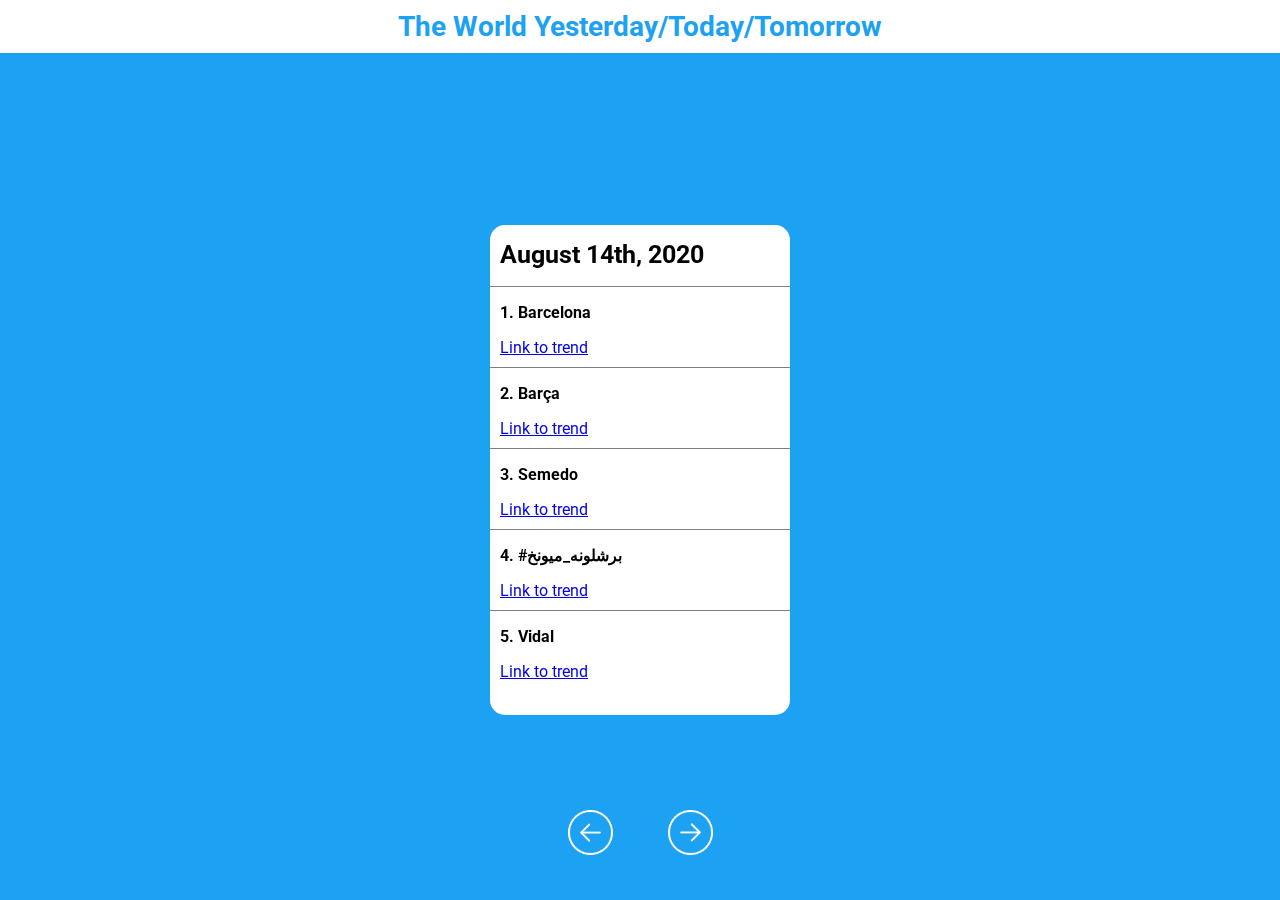
<file: collection-of-collections/index.html>
<!DOCTYPE html>
<html lang="en">
  <head>
    <meta charset="UTF-8" />
    <meta name="viewport" content="width=device-width, initial-scale=1.0" />
    <title>The World Yesterday/Today/Tomorrow</title>
    <link
      href="https://fonts.googleapis.com/css2?family=Roboto:wght@400;500;700&display=swap"
      rel="stylesheet"
    />

    <link rel="stylesheet" href="main.css" />
  </head>
  <body>
    <div id="header">
      <h1 id="title">The World Yesterday/Today/Tomorrow</h1>
    </div>
    <div id="main">
      <div class="trendsDiv" id="trends-offLeft">
        <h1 id="date">August 13th, 2020</h1>
        <p class="noData">
          Unfortunately theres no data for this day in the past.
        </p>
      </div>
      <div class="trendsDiv" id="trends-active">
        <h1 id="date">August 14th, 2020</h1>
        <!-- <div class="trend">
          <p>1. Barcelona</p>
          <a href="http://twitter.com/search?q=Barcelona">Link to trend</a>
        </div> -->
      </div>
      <div class="trendsDiv" id="trends-offRight">
        <h1 id="date">August 15th, 2020</h1>
        <p class="noData">No data for this day yet, check tomorrow!</p>
      </div>

      <!-- TODO: Add cool slider effect to scroll between days -->
      <!-- TODO: Figure out a way to load trends from a .JSON file -->
      <!-- TODO: Setup a automated server to add new trends everyday -->
      <!-- <div id="slider">
        <img src="ruler.png" />
      </div> -->
      <!-- <div id="controls">
        <button class="dayButton" id="backButton">Back</button>
        <button class="dayButton id="forwardButotn">Forward</button>
      </div> -->
    </div>
    <a href="#" onclick="moveRight()">
      <img src="arrow.png" alt="Gallery Button" class="galleryButton-left" />
    </a>
    <a href="#" onclick="moveLeft()">
      <img src="arrow.png" alt="Gallery Button" class="galleryButton-right" />
    </a>
    <!-- <p id="scrollInstruction">
      Horizontal scroll to view history of trending stories on Twitter
    </p> -->
    <script type="text/javascript" src="loadTweets.js"></script>

    <script src="main.js"></script>
    <script
      src="https://wwworkshop.org/wwwidget.js"
      data-color="#0000ff"
      data-link-type="random"
      async
      defer
    ></script>
  </body>
</html>
</file>
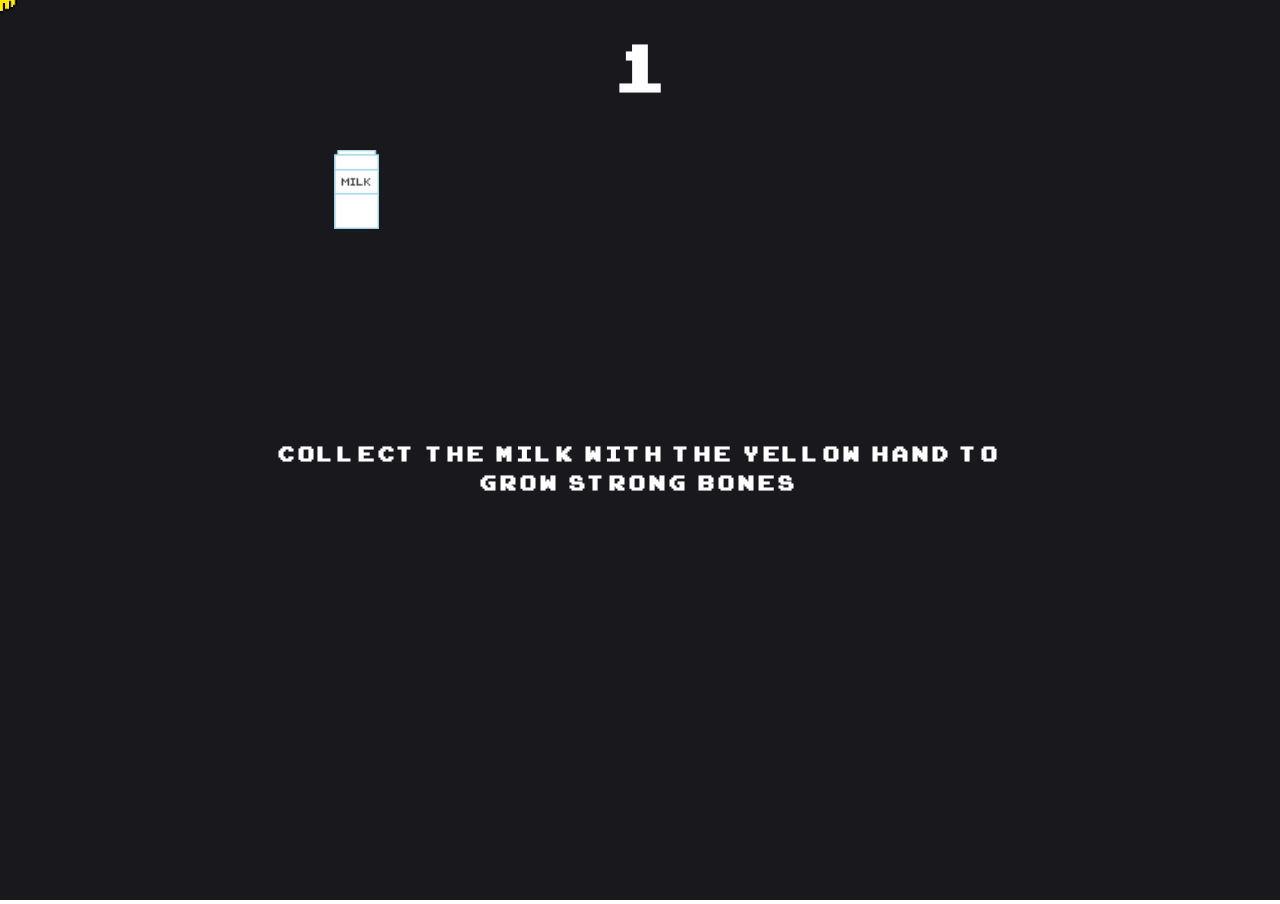
<file: interactive-typologies/index.html>
<!DOCTYPE html>
<html lang="en">
  <head>
    <meta charset="UTF-8" />
    <meta name="viewport" content="width=device-width, initial-scale=1.0" />
    <title>CalciumChaos</title>
    <link rel="stylesheet" href="main.css" />
  </head>
  <body>
    <h1 id="score">1</h1>
    <h1 id="instructions">
      Collect the milk with the yellow hand to grow strong bones
    </h1>
    <canvas></canvas>
    <script src="matter.min.js"></script>
    <script src="script.js"></script>
  </body>
</html>
</file>
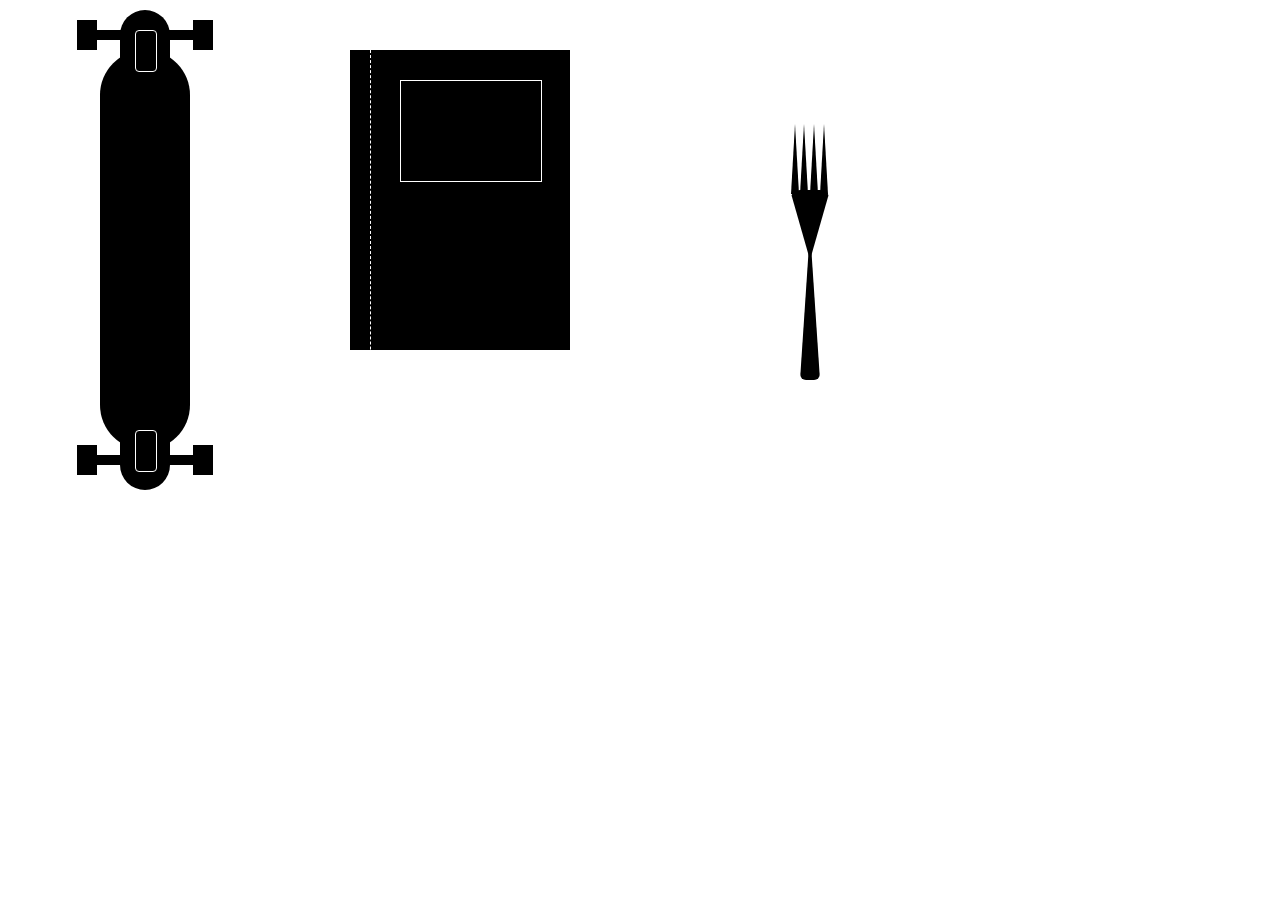
<file: householdobjects/household-objects.html>
<!doctype html>
<html>
<head>
  <meta charset="utf-8">
  <title>Household Object Drawings</title>
  <style type="text/css">
    div {
      position: fixed;
    }

    .longboard-deck {
      background: black;
      top: 50px;
      left: 100px;
      width: 90px;
      height: 400px;
      border-radius: 50px;
    }

    .longboard-deck-cutout-front {
      background: black;
      top: 10px;
      left: 120px;
      width: 50px;
      height: 400px;
      border-radius: 40px;
    }
    .longboard-deck-cutout-back {
      background: black;
      top: 90px;
      left: 120px;
      width: 50px;
      height: 400px;
      border-radius: 40px;
    }

    .longboard-front-axel {
      background: black;
      top: 30px;
      left: 80px;
      width: 130px;
      height: 10px;
      border-radius: 0px;
    }

    .longboard-front-left-wheel {
      background: black;
      top: 20px;
      left: 77px;
      width: 20px;
      height: 30px;
      border-radius: 0px;
    }

    .longboard-front-right-wheel {
      background: black;
      top: 20px;
      left: 193px;
      width: 20px;
      height: 30px;
      border-radius: 0px;
    }

    .longboard-front-cover {
      background: black;
      top: 30px;
      left: 135px;
      width: 20px;
      height: 40px;
      border-radius: 4px;
      border: 1px white solid;
    }

    .longboard-back-cover {
      background: black;
      top: 430px;
      left: 135px;
      width: 20px;
      height: 40px;
      border-radius: 4px;
      border: 1px white solid;
    }
    
    .longboard-back-axel {
      background: black;
      top: 455px;
      left: 80px;
      width: 130px;
      height: 10px;
      border-radius: 0px;
    }

    .longboard-back-left-wheel {
      background: black;
      top: 445px;
      left: 77px;
      width: 20px;
      height: 30px;
      border-radius: 0px;
    }

    .longboard-back-right-wheel {
      background: black;
      top: 445px;
      left: 193px;
      width: 20px;
      height: 30px;
      border-radius: 0px;
    }
    

    
    .notebook-cover {
      background: black;
      top: 50px;
      left: 350px;
      width: 220px;
      height: 300px;
      border-radius: 0px;
    }

    .notebook-name {
      background: black;
      top: 80px;
      left: 400px;
      width: 140px;
      height: 100px;
      border-radius: 0px;
      border: 1px solid white;
    }

    .notebook-spline {
      background: none;
      top: 40px;
      left: 350px;
      width: 20px;
      height: 400px;
      border-radius: 0px;
      border-right: 1px dashed white;
    }

    .fork-handle-lower {
      /* background: black; */
      top: 190px;
      left: 800px;
      width: 0px;
      height: 0px;
      border-radius: 6px;
      border-left: 10px solid transparent;
      border-right: 10px solid transparent;
      border-bottom: 150px solid black;
      border-top: 40px solid black;
    }

    .fork-handle-upper {
      /* background: black; */
      top: 190px;
      left: 790px;
      width: 0px;
      height: 0px;
      border-radius: 10px;
      border-left: 20px solid transparent;
      border-right: 20px solid transparent;
      border-top: 70px solid black;
    }

    .fork-spike-0 {
      /* background: black; */
      top: 124px;
      left: 791px;
      width: 0px;
      height: 0px;
      border-radius: 0px;
      border-left: 4px solid transparent;
      border-right: 4px solid transparent;
      border-bottom: 70px solid black;
    }

    .fork-spike-1 {
      /* background: black; */
      top: 124px;
      left: 800px;
      width: 0px;
      height: 0px;
      border-radius: 0px;
      border-left: 4px solid transparent;
      border-right: 4px solid transparent;
      border-bottom: 70px solid black;
    }

    .fork-spike-2 {
      /* background: black; */
      top: 124px;
      left: 810px;
      width: 0px;
      height: 0px;
      border-radius: 0px;
      border-left: 4px solid transparent;
      border-right: 4px solid transparent;
      border-bottom: 70px solid black;
    }

    .fork-spike-3 {
      /* background: black; */
      top: 124px;
      left: 820px;
      width: 0px;
      height: 0px;
      border-radius: 0px;
      border-left: 4px solid transparent;
      border-right: 4px solid transparent;
      border-bottom: 70px solid black;
    }
  </style>
</head>
<body>
  <div id="longboard">
    <div class="longboard-deck">

    </div>

    <div class="longboard-deck-cutout-front">

    </div>
    <div class="longboard-deck-cutout-back">

    </div>
    <div class="longboard-front-axel">
      <div class="longboard-front-left-wheel">

      </div>
      <div class="longboard-front-right-wheel">

      </div>
      <div class="longboard-front-cover">

      </div>
    </div>
    <div class="longboard-back-axel">
      <div class="longboard-back-left-wheel">

      </div>
      <div class="longboard-back-right-wheel">

      </div>
      <div class="longboard-back-cover">

      </div>
    </div>
  </div>
  <div id="notebook">
    <div class="notebook-cover">
      
    </div>
    <div class="notebook-name">
      
    </div>

    <div class="notebook-spline">
      
    </div>
  </div>

  <div id="fork">
    <div class="fork-handle-lower">
      
    </div>

    <div class="fork-handle-upper">
      
    </div>

    <div class="fork-spike-0">
      
    </div>
    <div class="fork-spike-1">
      
    </div>
    <div class="fork-spike-2">
      
    </div>
    <div class="fork-spike-3">
      
    </div>
    </div>
  </div>
</body>
</html>
</file>
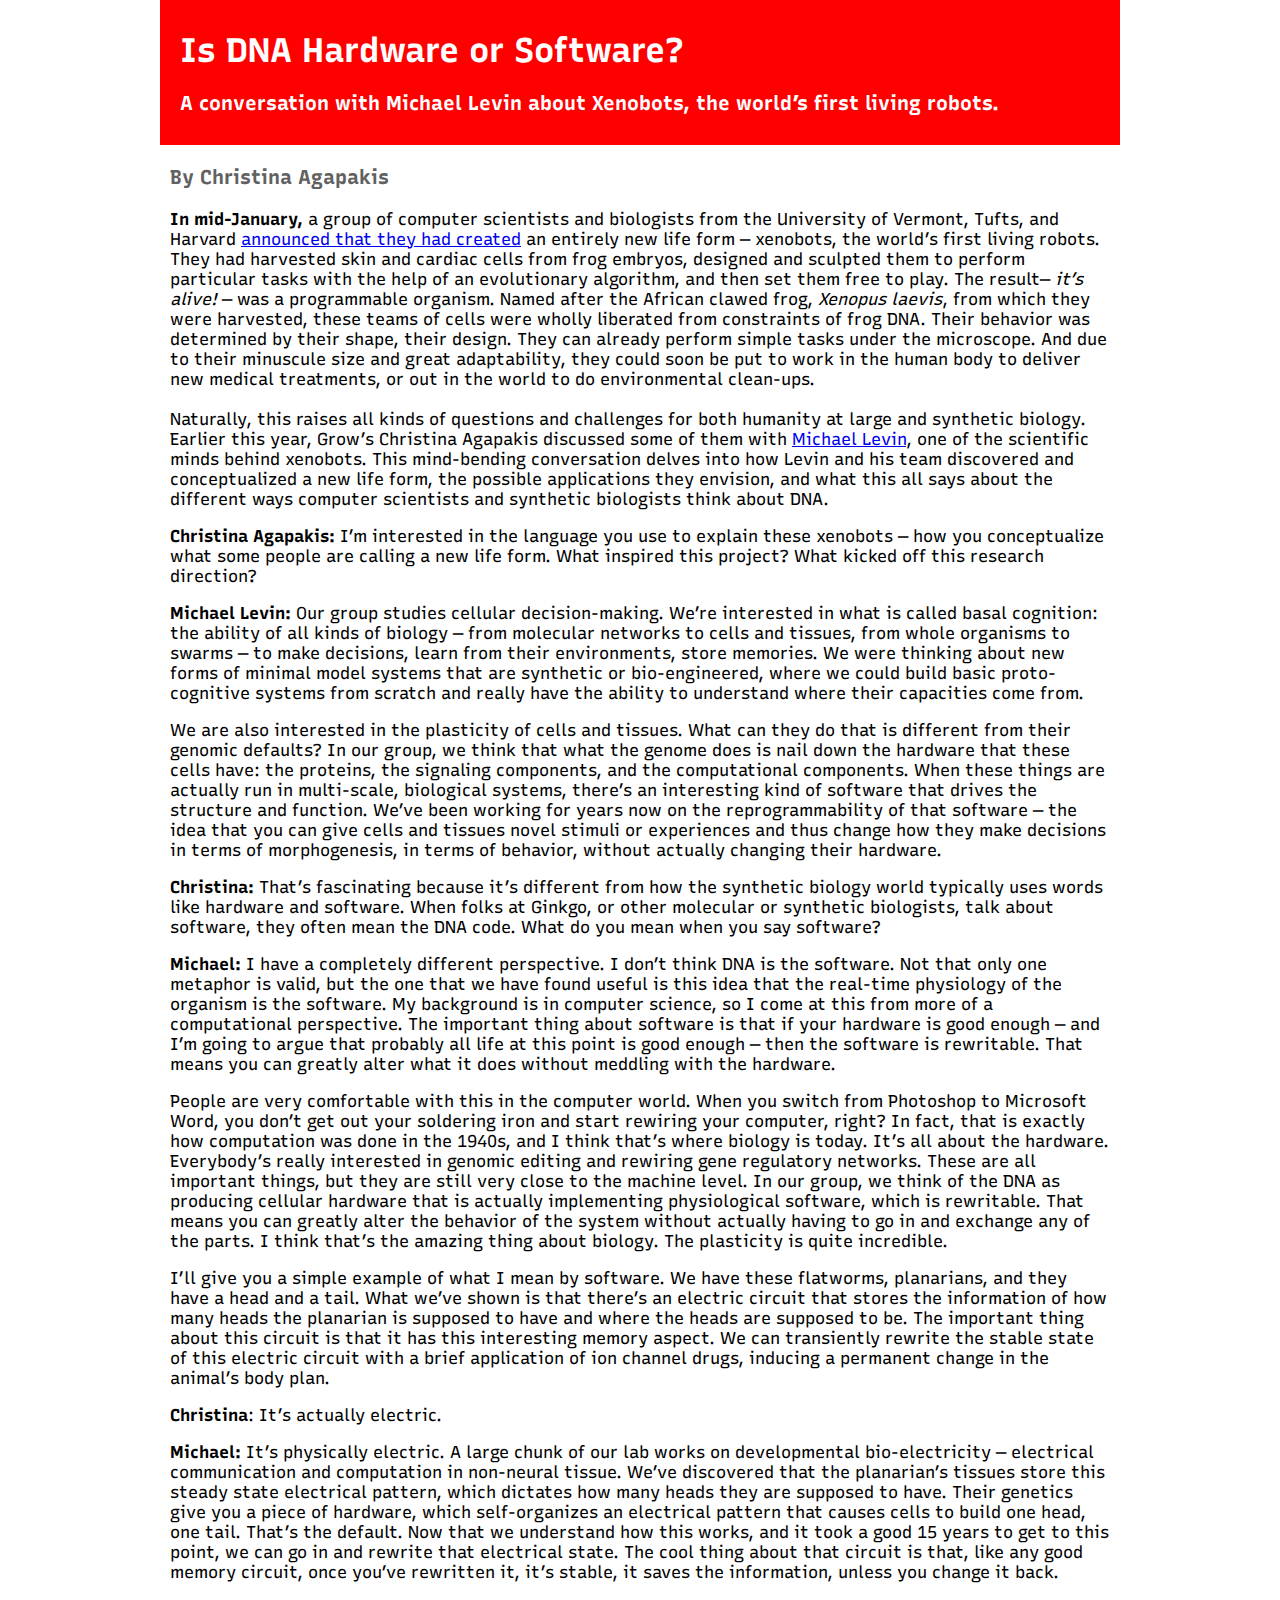
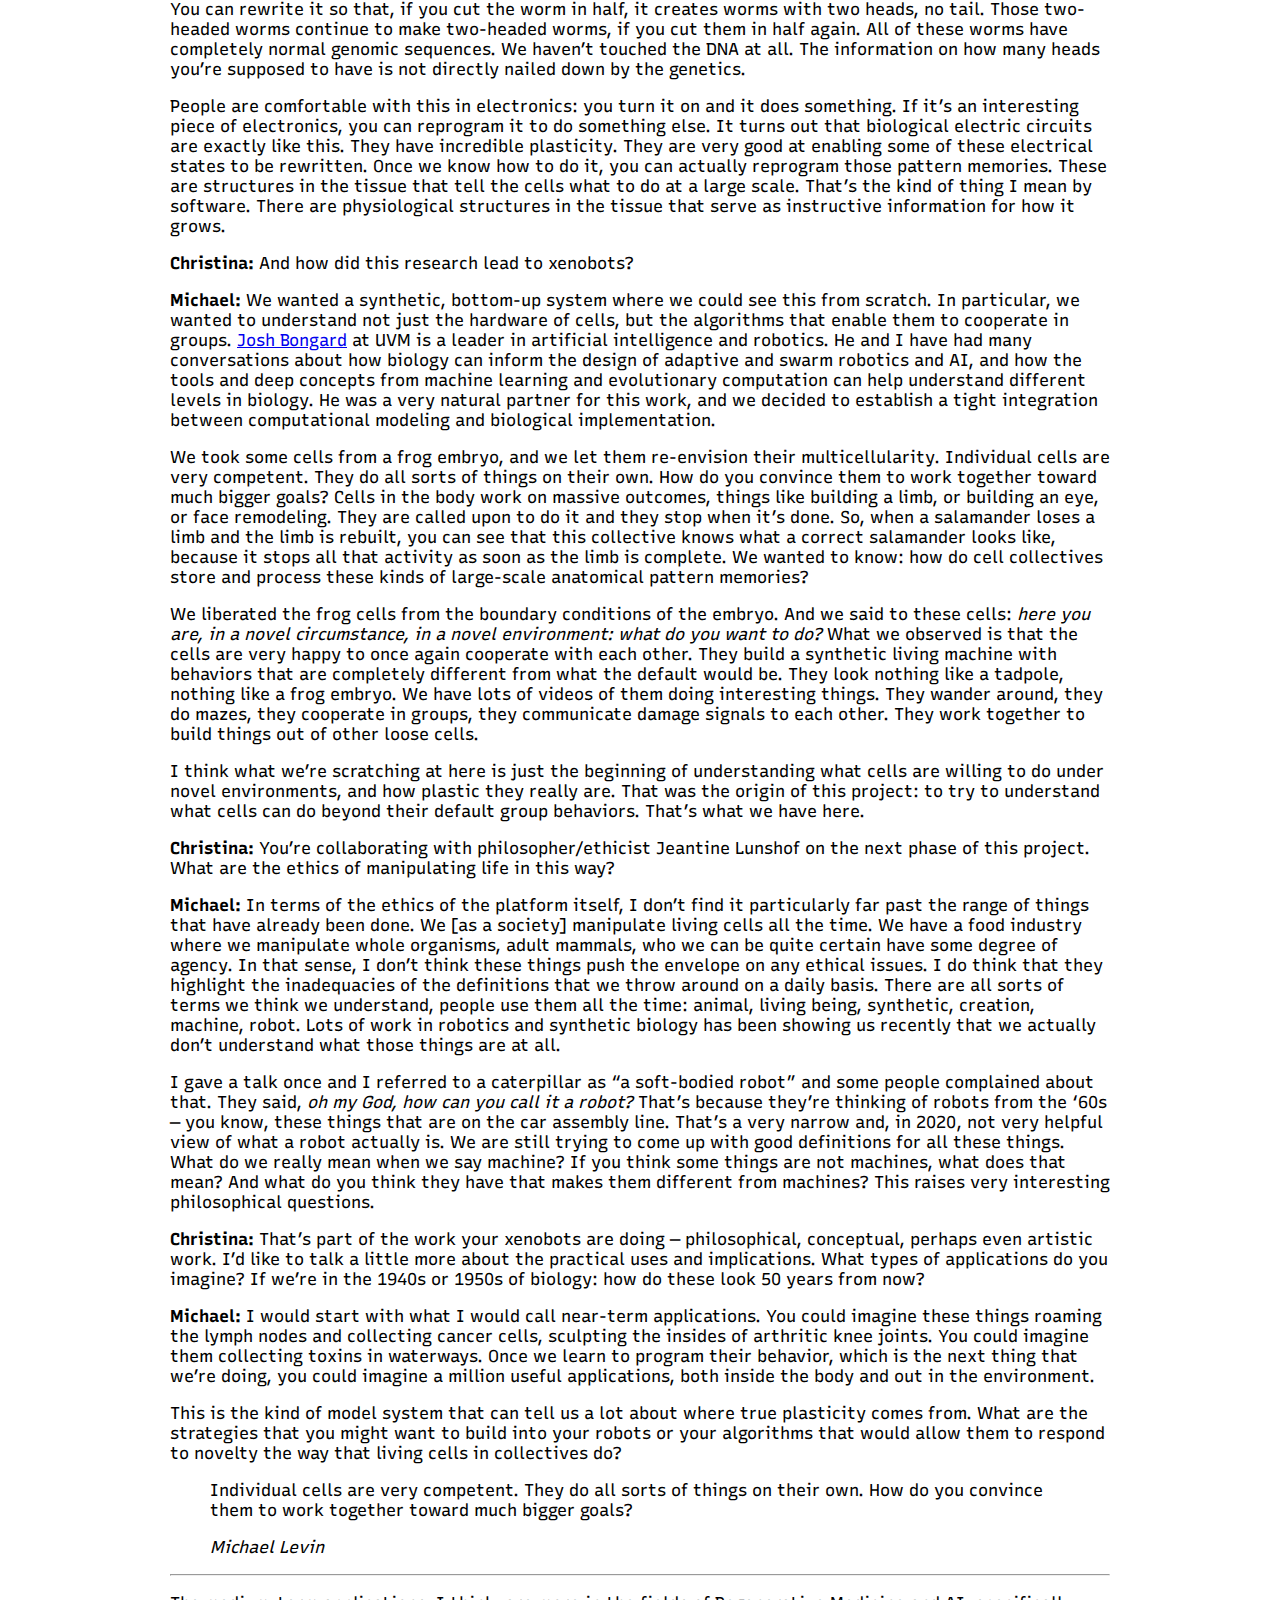
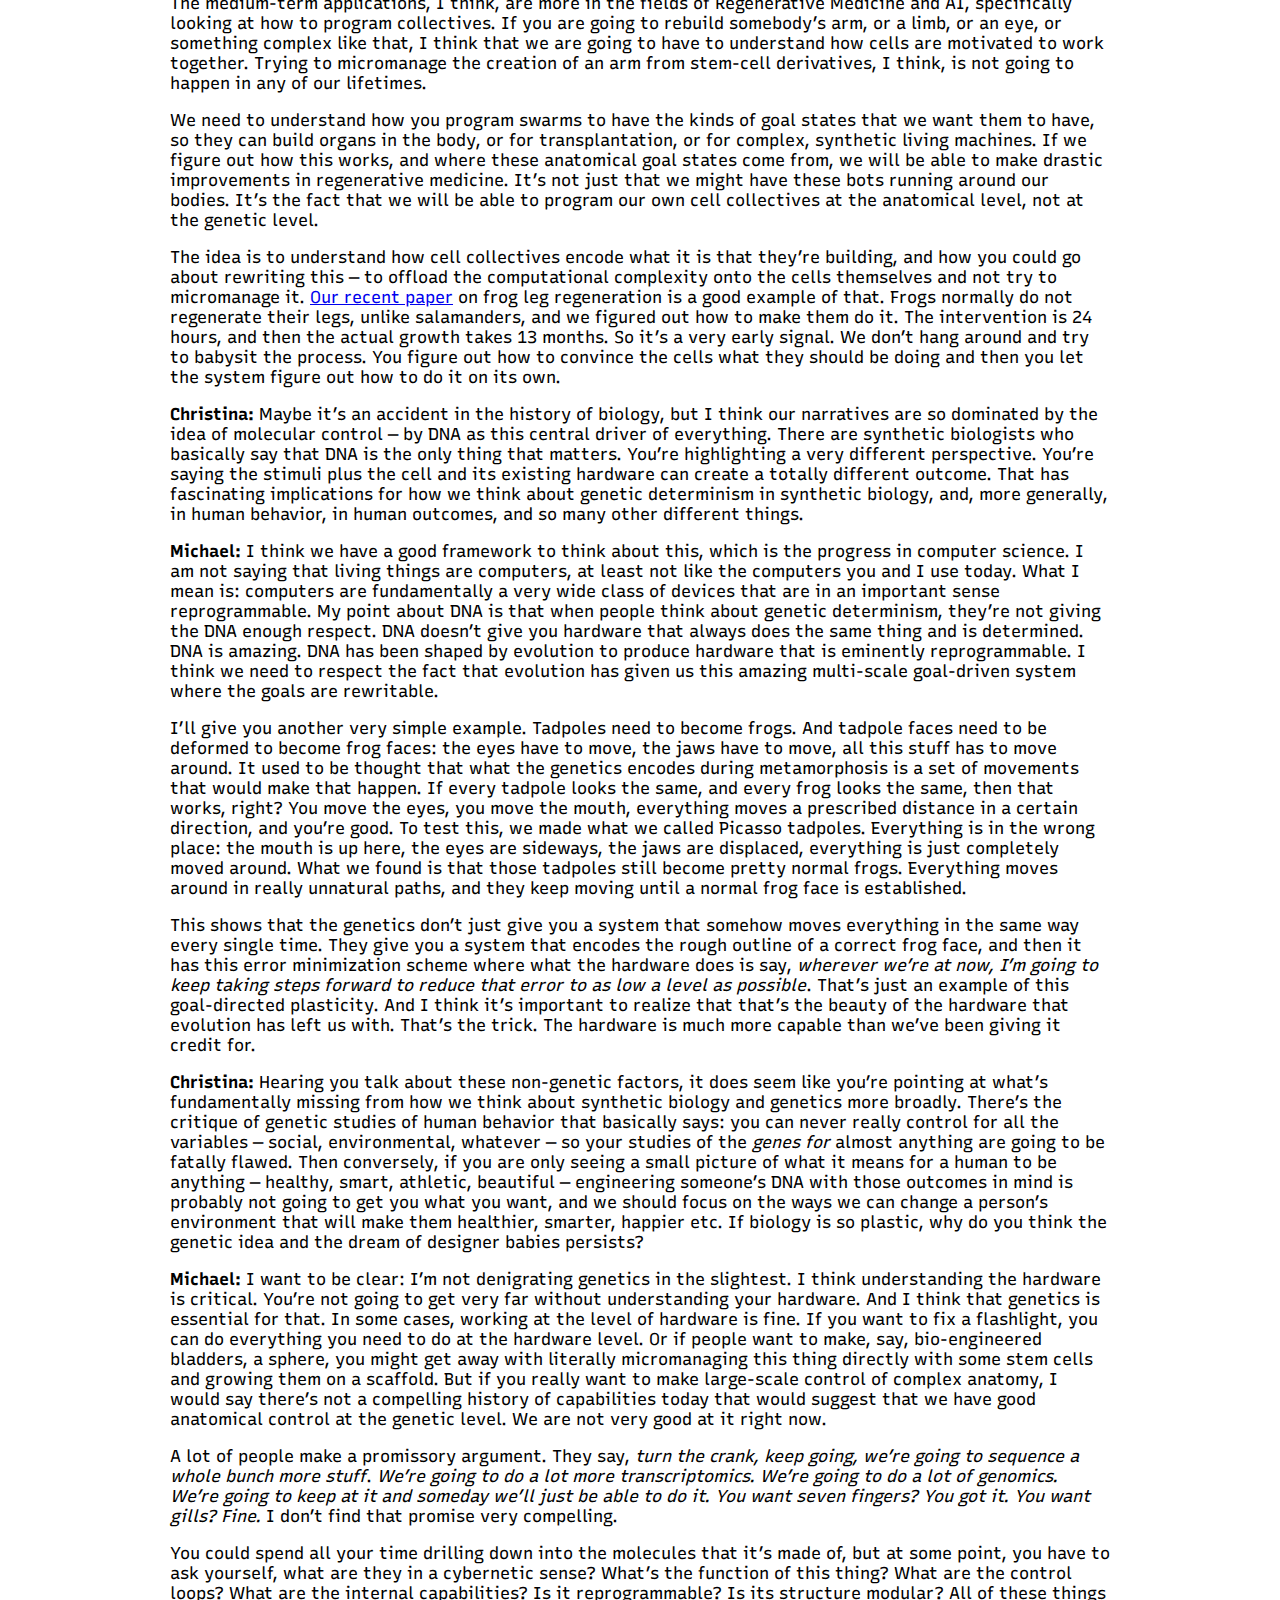
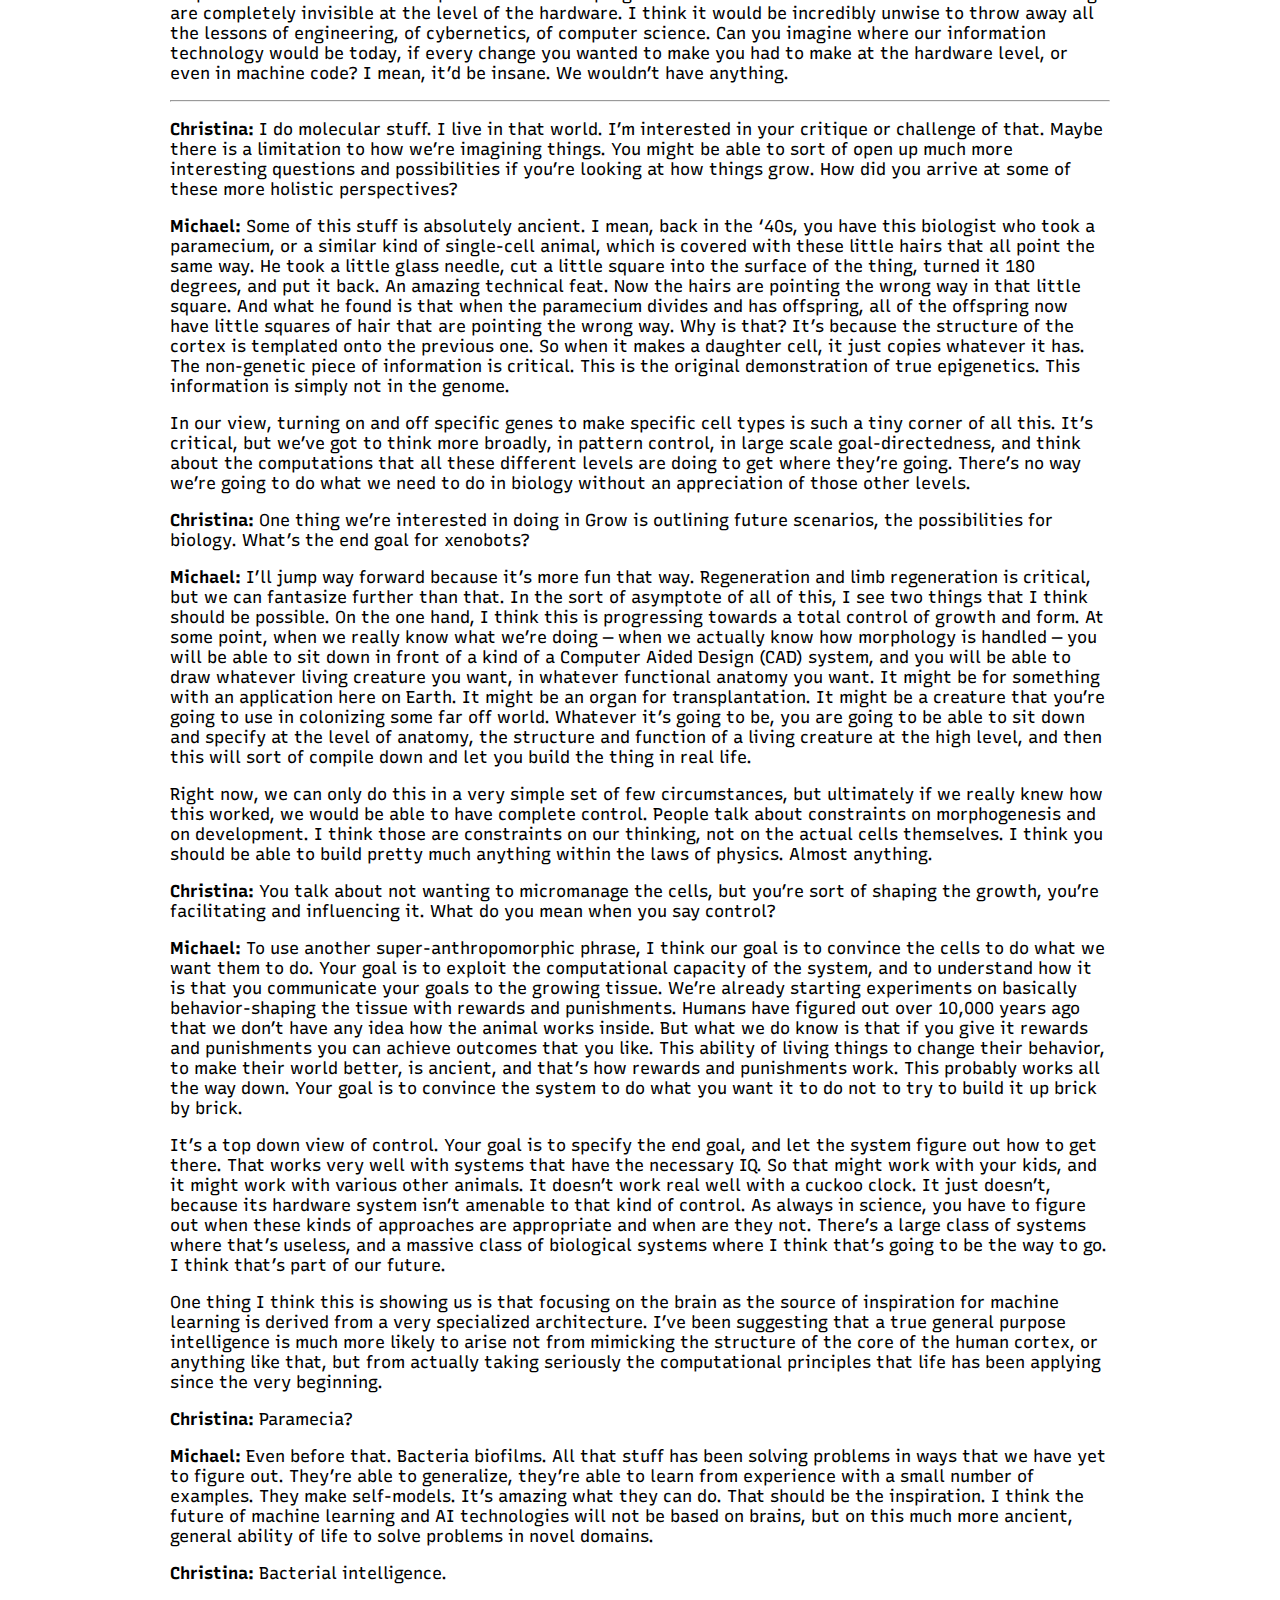
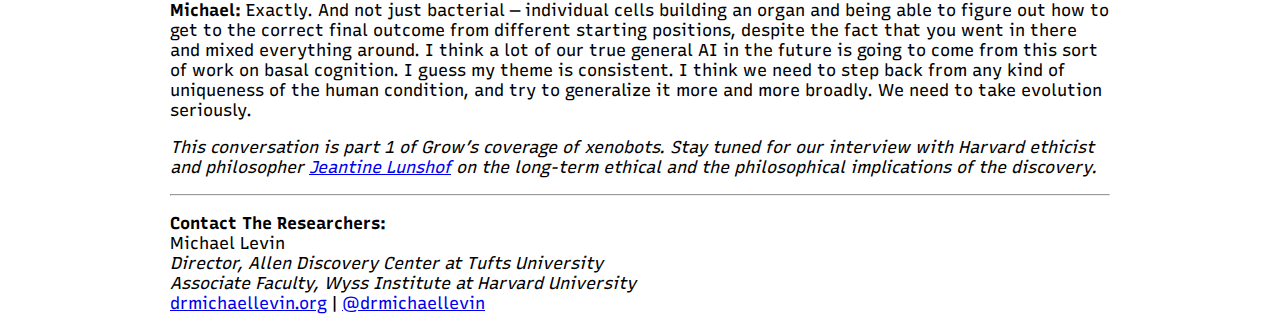
<file: variable-dimension/is-dna-hardware-or-software.html>
<!doctype html>
<html lang="en">
  <head>
    <meta charset="UTF-8">
    <title>Is DNA Hardware or Software?</title>
    <meta name="viewport" content="width=device-width, initial-scale=1">
    <link href="https://fonts.googleapis.com/css2?family=Recursive:wght@300;400;500;600;700;800;900&display=swap" rel="stylesheet">
    <link rel="stylesheet" href="main.css" />

  </head>
  <body>
    <div id="header">
      <h1>Is DNA Hardware or Software?</h1>

      <h3>A conversation with Michael Levin about Xenobots, the world’s first living robots.</h2>
  
    </div>
    <div id="article">
      
    <h3 id="author">By Christina Agapakis</h3>
    
    <strong>In mid-January, </strong>a group of computer scientists and biologists from the University of Vermont, Tufts, and Harvard <a href="https://www.pnas.org/content/117/4/1853">announced that they had created</a> an entirely new life form — xenobots, the world’s first living robots. They had harvested skin and cardiac cells from frog embryos, designed and sculpted them to perform particular tasks with the help of an evolutionary algorithm,  and then set them free to play. The result— <em>it’s alive! </em>— was a programmable organism. Named after the African clawed frog, <em>Xenopus laevis</em>, from which they were harvested, these teams of cells were wholly liberated from constraints of frog DNA. Their behavior was determined by their shape, their design. They can already perform simple tasks under the microscope. And due to their minuscule size and great adaptability, they could soon be put to work in the human body to deliver new medical treatments, or out in the world to do environmental clean-ups. <br><br>Naturally, this raises all kinds of questions and challenges for both humanity at large and synthetic biology. Earlier this year, Grow’s Christina Agapakis discussed some of them with <a href="http://www.drmichaellevin.org">Michael Levin</a>, one of the scientific minds behind xenobots. This mind-bending conversation delves into how Levin and his team discovered and conceptualized a new life form, the possible applications they envision, and what this all says about the different ways computer scientists and synthetic biologists think about DNA. </p>

    <p><strong>Christina Agapakis:</strong> I’m interested in the language you use to explain these xenobots — how you conceptualize what some people are calling a new life form. What inspired this project? What kicked off this research direction?</p>

    <p><strong>Michael Levin:</strong> Our group studies cellular decision-making. We’re interested in what is called basal cognition: the ability of all kinds of biology — from molecular networks to cells and tissues, from whole organisms to swarms — to make decisions, learn from their environments, store memories. We were thinking about new forms of minimal model systems that are synthetic or bio-engineered, where we could build basic proto-cognitive systems from scratch and really have the ability to understand where their capacities come from. </p>

    <p>We are also interested in the plasticity of cells and tissues. What can they do that is different from their genomic defaults? In our group, we think that what the genome does is nail down the hardware that these cells have: the proteins, the signaling components, and the computational components. When these things are actually run in multi-scale, biological systems, there’s an interesting kind of software that drives the structure and function. We’ve been working for years now on the reprogrammability of that software — the idea that you can give cells and tissues novel stimuli or experiences and thus change how they make decisions in terms of morphogenesis, in terms of behavior, without actually changing their hardware.</p>

    <p><strong>Christina:</strong> That’s fascinating because it’s different from how the synthetic biology world typically uses words like hardware and software. When folks at Ginkgo, or other molecular or synthetic biologists, talk about software, they often mean the DNA code. What do you mean when you say software?</p>

    <p><strong>Michael:</strong> I have a completely different perspective. I don’t think DNA is the software. Not that only one metaphor is valid, but the one that we have found useful is this idea that the real-time physiology of the organism is the software. My background is in computer science, so I come at this from more of a computational perspective. The important thing about software is that if your hardware is good enough — and I’m going to argue that probably all life at this point is good enough — then the software is rewritable. That means you can greatly alter what it does without meddling with the hardware.</p>

    <p>People are very comfortable with this in the computer world. When you switch from Photoshop to Microsoft Word, you don’t get out your soldering iron and start rewiring your computer, right? In fact, that is exactly how computation was done in the 1940s, and I think that’s where biology is today. It’s all about the hardware. Everybody’s really interested in genomic editing and rewiring gene regulatory networks. These are all important things, but they are still very close to the machine level. In our group, we think of the DNA as producing cellular hardware that is actually implementing physiological software, which is rewritable. That means you can greatly alter the behavior of the system without actually having to go in and exchange any of the parts. I think that’s the amazing thing about biology. The plasticity is quite incredible.</p>

    <p>I’ll give you a simple example of what I mean by software. We have these flatworms, planarians, and they have a head and a tail. What we’ve shown is that there’s an electric circuit that stores the information of how many heads the planarian is supposed to have and where the heads are supposed to be. The important thing about this circuit is that it has this interesting memory aspect. We can transiently rewrite the stable state of this electric circuit with a brief application of ion channel drugs, inducing a permanent change in the animal’s body plan.</p>

    <p><strong>Christina</strong>: It’s actually electric. </p>

    <p><strong>Michael:</strong> It’s physically electric. A large chunk of our lab works on developmental bio-electricity — electrical communication and computation in non-neural tissue. We’ve discovered that the planarian’s tissues store this steady state electrical pattern, which dictates how many heads they are supposed to have. Their genetics give you a piece of hardware, which self-organizes an electrical pattern that causes cells to build one head, one tail. That’s the default. Now that we understand how this works, and it took a good 15 years to get to this point, we can go in and rewrite that electrical state. The cool thing about that circuit is that, like any good memory circuit, once you’ve rewritten it, it’s stable, it saves the information, unless you change it back.</p>

    <p>You can rewrite it so that, if you cut the worm in half, it creates worms with two heads, no tail. Those two-headed worms continue to make two-headed worms, if you cut them in half again. All of these worms have completely normal genomic sequences. We haven’t touched the DNA at all. The information on how many heads you’re supposed to have is not directly nailed down by the genetics. </p>

    <p>People are comfortable with this in electronics: you turn it on and it does something. If it’s an interesting piece of electronics, you can reprogram it to do something else. It turns out that biological electric circuits are exactly like this. They have incredible plasticity. They are very good at enabling some of these electrical states to be rewritten. Once we know how to do it, you can actually reprogram those pattern memories. These are structures in the tissue that tell the cells what to do at a large scale. That’s the kind of thing I mean by software. There are physiological structures in the tissue that serve as instructive information for how it grows. </p>

    <p><strong>Christina: </strong>And how did this research lead to xenobots?</p>

    <p><strong>Michael:</strong> We wanted a synthetic, bottom-up system where we could see this from scratch. In particular, we wanted to understand not just the hardware of cells, but the algorithms that enable them to cooperate in groups. <a href="http://www.cs.uvm.edu/~jbongard/index.html">Josh Bongard</a> at UVM is a leader in artificial intelligence and robotics. He and I have had many conversations about how biology can inform the design of adaptive and swarm robotics and AI, and how the tools and deep concepts from machine learning and evolutionary computation can help understand different levels in biology. He was a very natural partner for this work, and we decided to establish a tight integration between computational modeling and biological implementation.</p>

    <p>We took some cells from a frog embryo, and we let them re-envision their multicellularity. Individual cells are very competent. They do all sorts of things on their own. How do you convince them to work together toward much bigger goals? Cells in the body work on massive outcomes, things like building a limb, or building an eye, or face remodeling. They are called upon to do it and they stop when it’s done. So, when a salamander loses a limb and the limb is rebuilt, you can see that this collective knows what a correct salamander looks like, because it stops all that activity as soon as the limb is complete. We wanted to know: how do cell collectives store and process these kinds of large-scale anatomical pattern memories? </p>

    <p>We liberated the frog cells from the boundary conditions of the embryo. And we said to these cells: <em>here you are, in a novel circumstance, in a novel environment: what do you want to do? </em>What we observed is that the cells are very happy to once again cooperate with each other. They build a synthetic living machine with behaviors that are completely different from what the default would be. They look nothing like a tadpole, nothing like a frog embryo. We have lots of videos of them doing interesting things. They wander around, they do mazes, they cooperate in groups, they communicate damage signals to each other. They work together to build things out of other loose cells.</p>

    <p>I think what we’re scratching at here is just the beginning of understanding what cells are willing to do under novel environments, and how plastic they really are. That was the origin of this project: to try to understand what cells can do beyond their default group behaviors. That’s what we have here.</p>

    <p><strong>Christina: </strong>You’re collaborating with philosopher/ethicist Jeantine Lunshof on the next phase of this project. What are the ethics of manipulating life in this way?</p>

    <p><strong>Michael: </strong>In terms of the ethics of the platform itself, I don’t find it particularly far past the range of things that have already been done. We [as a society] manipulate living cells all the time. We have a food industry where we manipulate whole organisms, adult mammals, who we can be quite certain have some degree of agency. In that sense, I don’t think these things push the envelope on any ethical issues. I do think that they highlight the inadequacies of the definitions that we throw around on a daily basis. There are all sorts of terms we think we understand, people use them all the time: animal, living being, synthetic, creation, machine, robot. Lots of work in robotics and synthetic biology has been showing us recently that we actually don’t understand what those things are at all. </p>

    <p>I gave a talk once and I referred to a caterpillar as “a soft-bodied robot” and some people complained about that. They said, <em>oh my God, how can you call it a robot?</em> That’s because they’re thinking of robots from the ‘60s — you know, these things that are on the car assembly line. That’s a very narrow and, in 2020, not very helpful view of what a robot actually is. We are still trying to come up with good definitions for all these things. What do we really mean when we say machine? If you think some things are not machines, what does that mean? And what do you think they have that makes them different from machines? This raises very interesting philosophical questions. </p>

    <p><strong>Christina: </strong>That’s part of the work your xenobots are doing — philosophical, conceptual, perhaps even artistic work. I’d like to talk a little more about the practical uses and implications. What types of applications do you imagine? If we’re in the 1940s or 1950s of biology: how do these look 50 years from now? </p>

    <p><strong>Michael:</strong> I would start with what I would call near-term applications. You could imagine these things roaming the lymph nodes and collecting cancer cells, sculpting the insides of arthritic knee joints. You could imagine them collecting toxins in waterways. Once we learn to program their behavior, which is the next thing that we’re doing, you could imagine a million useful applications, both inside the body and out in the environment. </p>

    <p>This is the kind of model system that can tell us a lot about where true plasticity comes from. What are the strategies that you might want to build into your robots or your algorithms that would allow them to respond to novelty the way that living cells in collectives do? </p>

    <blockquote><p>Individual cells are very competent. They do all sorts of things on their own. How do you convince them to work together toward much bigger goals?</p><cite>Michael Levin</cite></blockquote>

    <hr />

    <p>The medium-term applications, I think, are more in the fields of Regenerative Medicine and AI, specifically looking at how to program collectives. If you are going to rebuild somebody’s arm, or a limb, or an eye, or something complex like that, I think that we are going to have to understand how cells are motivated to work together. Trying to micromanage the creation of an arm from stem-cell derivatives, I think, is not going to happen in any of our lifetimes. </p>

    <p>We need to understand how you program swarms to have the kinds of goal states that we want them to have, so they can build organs in the body, or for transplantation, or for complex, synthetic living machines. If we figure out how this works, and where these anatomical goal states come from, we will be able to make drastic improvements in regenerative medicine. It’s not just that we might have these bots running around our bodies. It’s the fact that we will be able to program our own cell collectives at the anatomical level, not at the genetic level. </p>

    <p>The idea is to understand how cell collectives encode what it is that they’re building, and how you could go about rewriting this — to offload the computational complexity onto the cells themselves and not try to micromanage it. <a href="https://www.cell.com/cell-reports/fulltext/S2211-1247(18)31573-0">Our recent paper</a> on frog leg regeneration is a good example of that. Frogs normally do not regenerate their legs, unlike salamanders, and we figured out how to make them do it. The intervention is 24 hours, and then the actual growth takes 13 months. So it’s a very early signal. We don’t hang around and try to babysit the process. You figure out how to convince the cells what they should be doing and then you let the system figure out how to do it on its own. </p>

    <p><strong>Christina:</strong> Maybe it’s an accident in the history of biology, but I think our narratives are so dominated by the idea of molecular control — by DNA as this central driver of everything. There are synthetic biologists who basically say that DNA is the only thing that matters. You’re highlighting a very different perspective. You’re saying the stimuli plus the cell and its existing hardware can create a totally different outcome. That has fascinating implications for how we think about genetic determinism in synthetic biology, and, more generally, in human behavior, in human outcomes, and so many other different things. </p>

    <p><strong>Michael:</strong> I think we have a good framework to think about this, which is the progress in computer science. I am not saying that living things are computers, at least not like the computers you and I use today. What I mean is: computers are fundamentally a very wide class of devices that are in an important sense reprogrammable. My point about DNA is that when people think about genetic determinism, they’re not giving the DNA enough respect. DNA doesn’t give you hardware that always does the same thing and is determined. DNA is amazing. DNA has been shaped by evolution to produce hardware that is eminently reprogrammable. I think we need to respect the fact that evolution has given us this amazing multi-scale goal-driven system where the goals are rewritable. </p>

    <p>I’ll give you another very simple example. Tadpoles need to become frogs. And tadpole faces need to be deformed to become frog faces: the eyes have to move, the jaws have to move, all this stuff has to move around. It used to be thought that what the genetics encodes during metamorphosis is a set of movements that would make that happen. If every tadpole looks the same, and every frog looks the same, then that works, right? You move the eyes, you move the mouth, everything moves a prescribed distance in a certain direction, and you’re good. To test this, we made what we called Picasso tadpoles. Everything is in the wrong place: the mouth is up here, the eyes are sideways, the jaws are displaced, everything is just completely moved around. What we found is that those tadpoles still become pretty normal frogs. Everything moves around in really unnatural paths, and they keep moving until a normal frog face is established. </p>

    <p>This shows that the genetics don’t just give you a system that somehow moves everything in the same way every single time. They give you a system that encodes the rough outline of a correct frog face, and then it has this error minimization scheme where what the hardware does is say, <em>wherever we’re at now, I’m going to keep taking steps forward to reduce that error to as low a level as possible</em>. That’s just an example of this goal-directed plasticity. And I think it’s important to realize that that’s the beauty of the hardware that evolution has left us with. That’s the trick. The hardware is much more capable than we’ve been giving it credit for.</p>

    <p><strong>Christina: </strong>Hearing you talk about these non-genetic factors, it does seem like you’re pointing at what’s fundamentally missing from how we think about synthetic biology and genetics more broadly. There’s the critique of genetic studies of human behavior that basically says: you can never really control for all the variables — social, environmental, whatever — so your studies of the <em>genes for</em> almost anything are going to be fatally flawed. Then conversely, if you are only seeing a small picture of what it means for a human to be anything — healthy, smart, athletic, beautiful — engineering someone’s DNA with those outcomes in mind is probably not going to get you what you want, and we should focus on the ways we can change a person’s environment that will make them healthier, smarter, happier etc. If biology is so plastic, why do you think the genetic idea and the dream of designer babies persists? </p>

    <p><strong>Michael:</strong> I want to be clear: I’m not denigrating genetics in the slightest. I think understanding the hardware is critical. You’re not going to get very far without understanding your hardware. And I think that genetics is essential for that. In some cases, working at the level of hardware is fine. If you want to fix a flashlight, you can do everything you need to do at the hardware level. Or if people want to make, say, bio-engineered bladders, a sphere, you might get away with literally micromanaging this thing directly with some stem cells and growing them on a scaffold. But if you really want to make large-scale control of complex anatomy, I would say there’s not a compelling history of capabilities today that would suggest that we have good anatomical control at the genetic level. We are not very good at it right now. </p>

    <p>A lot of people make a promissory argument. They say, <em>turn the crank, keep going, we’re going to sequence a whole bunch more stuff</em>. <em>We’re going to do a lot more transcriptomics. We’re going to do a lot of genomics. We’re going to keep at it and someday we’ll just be able to do it. You want seven fingers? You got it. You want gills? Fine. </em>I don’t find that promise very compelling. </p>

    <p>You could spend all your time drilling down into the molecules that it’s made of, but at some point, you have to ask yourself, what are they in a cybernetic sense? What’s the function of this thing? What are the control loops? What are the internal capabilities? Is it reprogrammable? Is its structure modular? All of these things are completely invisible at the level of the hardware. I think it would be incredibly unwise to throw away all the lessons of engineering, of cybernetics, of computer science. Can you imagine where our information technology would be today, if every change you wanted to make you had to make at the hardware level, or even in machine code? I mean, it’d be insane. We wouldn’t have anything. </p>

    <hr />

    <p><strong>Christina:</strong> I do molecular stuff. I live in that world. I’m interested in your critique or challenge of that. Maybe there is a limitation to how we’re imagining things. You might be able to sort of open up much more interesting questions and possibilities if you’re looking at how things grow. How did you arrive at some of these more holistic perspectives?</p>

    <p><strong>Michael:</strong> Some of this stuff is absolutely ancient. I mean, back in the ‘40s, you have this biologist who took a paramecium, or a similar kind of single-cell animal, which is covered with these little hairs that all point the same way. He took a little glass needle, cut a little square into the surface of the thing, turned it 180 degrees, and put it back. An amazing technical feat. Now the hairs are pointing the wrong way in that little square. And what he found is that when the paramecium divides and has offspring, all of the offspring now have little squares of hair that are pointing the wrong way. Why is that? It’s because the structure of the cortex is templated onto the previous one. So when it makes a daughter cell, it just copies whatever it has. The non-genetic piece of information is critical. This is the original demonstration of true epigenetics. This information is simply not in the genome. </p>

    <p>In our view, turning on and off specific genes to make specific cell types is such a tiny corner of all this. It’s critical, but we’ve got to think more broadly, in pattern control, in large scale goal-directedness, and think about the computations that all these different levels are doing to get where they’re going. There’s no way we’re going to do what we need to do in biology without an appreciation of those other levels.</p>

    <p><strong>Christina:</strong> One thing we’re interested in doing in Grow is outlining future scenarios, the possibilities for biology. What’s the end goal for xenobots?</p>

    <p><strong>Michael:</strong> I’ll jump way forward because it’s more fun that way. Regeneration and limb regeneration is critical, but we can fantasize further than that. In the sort of asymptote of all of this, I see two things that I think should be possible. On the one hand, I think this is progressing towards a total control of growth and form. At some point, when we really know what we’re doing — when we actually know how morphology is handled — you will be able to sit down in front of a kind of a Computer Aided Design (CAD) system, and you will be able to draw whatever living creature you want, in whatever functional anatomy you want.  It might be for something with an application here on Earth. It might be an organ for transplantation. It might be a creature that you’re going to use in colonizing some far off world. Whatever it’s going to be, you are going to be able to sit down and specify at the level of anatomy, the structure and function of a living creature at the high level, and then this will sort of compile down and let you build the thing in real life. </p>

    <p>Right now, we can only do this in a very simple set of few circumstances, but ultimately if we really knew how this worked, we would be able to have complete control. People talk about constraints on morphogenesis and on development. I think those are constraints on our thinking, not on the actual cells themselves. I think you should be able to build pretty much anything within the laws of physics. Almost anything. </p>

    <p><strong>Christina:</strong> You talk about not wanting to micromanage the cells, but you’re sort of shaping the growth, you’re facilitating and influencing it. What do you mean when you say control?</p>

    <p><strong>Michael: </strong>To use another super-anthropomorphic phrase, I think our goal is to convince the cells to do what we want them to do. Your goal is to exploit the computational capacity of the system, and to understand how it is that you communicate your goals to the growing tissue. We’re already starting experiments on basically behavior-shaping the tissue with rewards and punishments. Humans have figured out over 10,000 years ago that we don’t have any idea how the animal works inside. But what we do know is that if you give it rewards and punishments you can achieve outcomes that you like. This ability of living things to change their behavior, to make their world better, is ancient, and that’s how rewards and punishments work. This probably works all the way down. Your goal is to convince the system to do what you want it to do not to try to build it up brick by brick.</p>

    <p>It’s a top down view of control. Your goal is to specify the end goal, and let the system figure out how to get there. That works very well with systems that have the necessary IQ. So that might work with your kids, and it might work with various other animals. It doesn’t work real well with a cuckoo clock. It just doesn’t, because its hardware system isn’t amenable to that kind of control. As always in science, you have to figure out when these kinds of approaches are appropriate and when are they not. There’s a large class of systems where that’s useless, and a massive class of biological systems where I think that’s going to be the way to go. I think that’s part of our future. </p>

    <p>One thing I think this is showing us is that focusing on the brain as the source of inspiration for machine learning is derived from a very specialized architecture. I’ve been suggesting that a true general purpose intelligence is much more likely to arise not from mimicking the structure of the core of the human cortex, or anything like that, but from actually taking seriously the computational principles that life has been applying since the very beginning. </p>

    <p><strong>Christina:</strong> Paramecia?</p>

    <p><strong>Michael:</strong> Even before that. Bacteria biofilms. All that stuff has been solving problems in ways that we have yet to figure out. They’re able to generalize, they’re able to learn from experience with a small number of examples. They make self-models. It’s amazing what they can do. That should be the inspiration. I think the future of machine learning and AI technologies will not be based on brains, but on this much more ancient, general ability of life to solve problems in novel domains. </p>

    <p><strong>Christina: </strong>Bacterial intelligence.</p>

    <p><strong>Michael:</strong> Exactly. And not just bacterial — individual cells building an organ and being able to figure out how to get to the correct final outcome from different starting positions, despite the fact that you went in there and mixed everything around. I think a lot of our true general AI in the future is going to come from this sort of work on basal cognition. I guess my theme is consistent. I think we need to step back from any kind of uniqueness of the human condition, and try to generalize it more and more broadly. We need to take evolution seriously.</p>

    <p><em>This conversation is part 1 of Grow’s coverage of xenobots. Stay tuned for our interview with Harvard ethicist and philosopher <a href="https://wyss.harvard.edu/team/research-scientists-engineers/jeantine-lunshof/">Jeantine Lunshof</a> on the long-term ethical and the philosophical implications of the discovery.</em></p>

    <hr />

    <p><strong>Contact The Researchers:</strong><br>Michael Levin<em><br>Director, Allen Discovery Center at Tufts University<br>Associate Faculty, Wyss Institute at Harvard University</em><br><a href="http://www.drmichaellevin.org/" rel="noreferrer noopener" target="_blank">drmichaellevin.org</a> | <a href="https://twitter.com/drmichaellevin">@drmichaellevin</a><em><br></em></p>

    </div>

  </body>
</html>
</file>
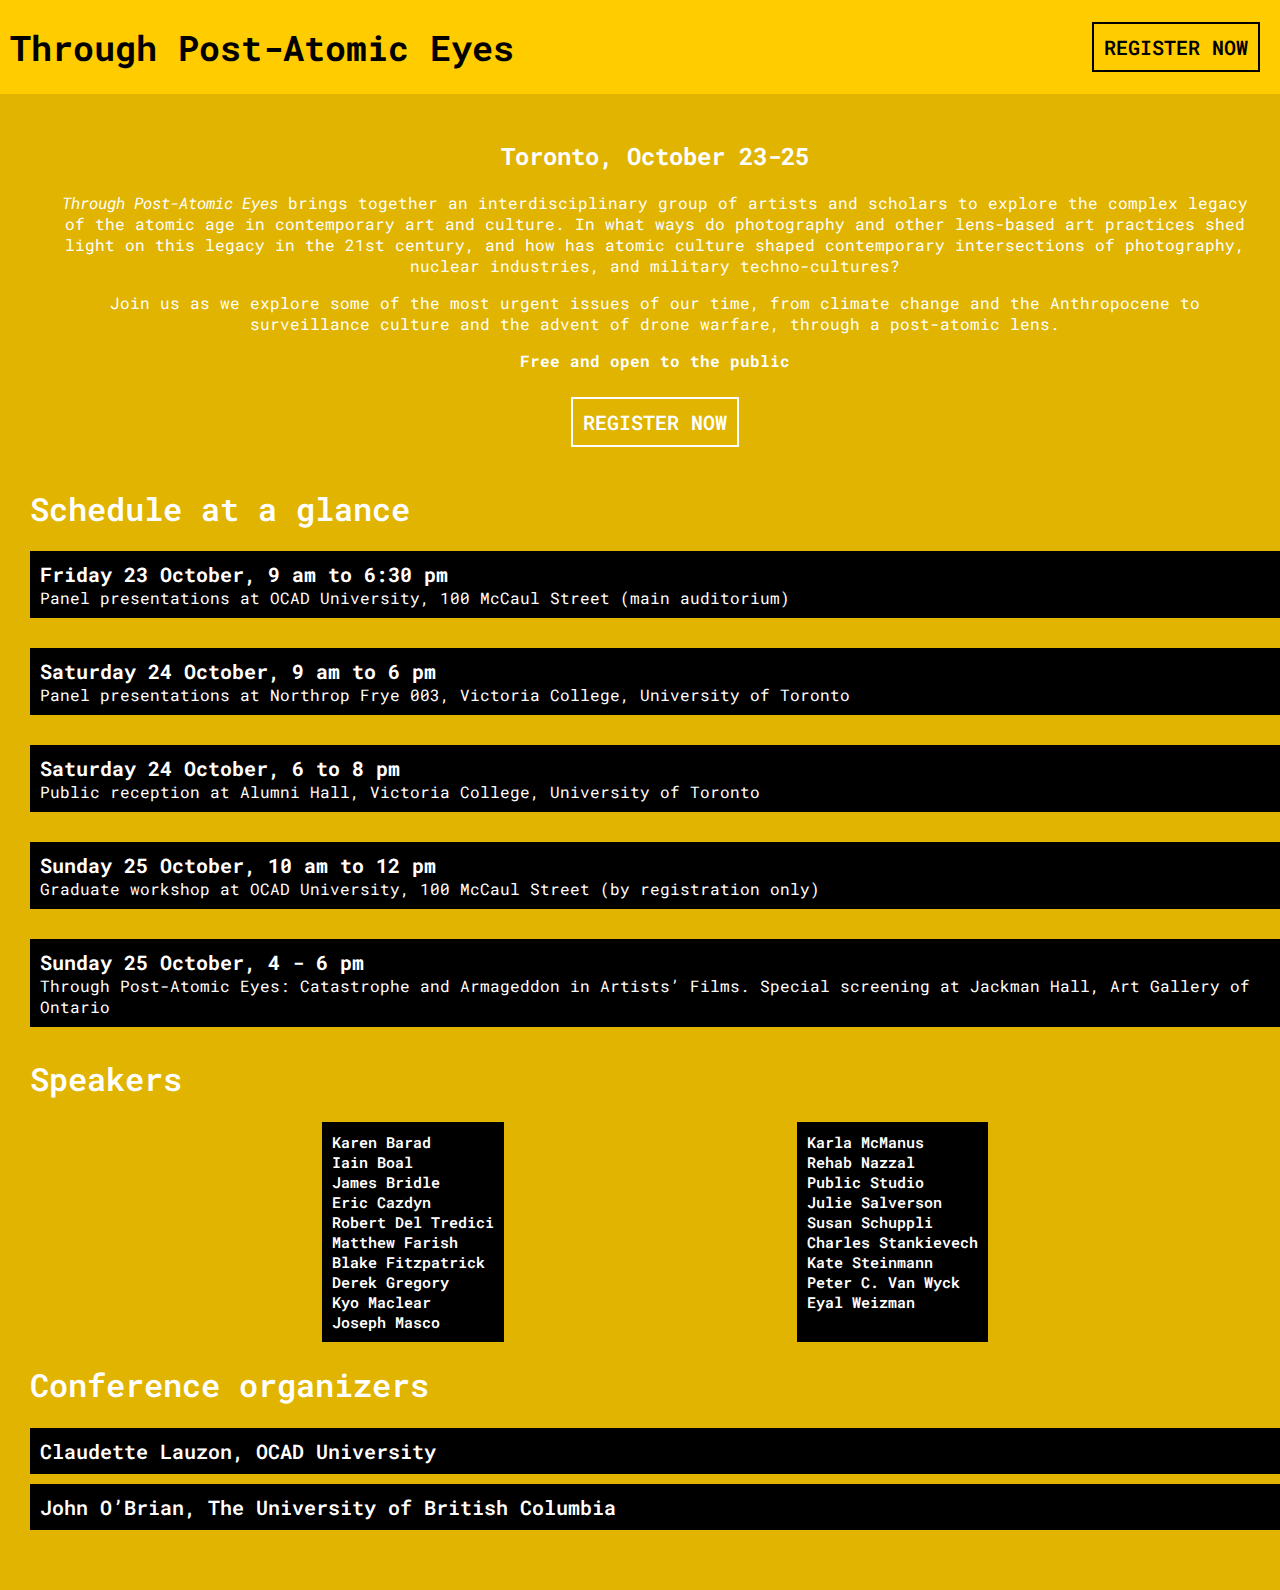
<file: variation-on-a-poster/through-post-atomic-eyes.html>
<!DOCTYPE html>
<html lang="en">
  <head>
    <meta charset="UTF-8" />
    <title>Through Post-Atomic Eyes</title>
    <link rel="stylesheet" href="main.css" />
    <link
      href="https://fonts.googleapis.com/css2?family=Roboto+Mono:wght@400;600;700&display=swap"
      rel="stylesheet"
    />
  </head>
  <body>
    <header id="fixedHeader">
      <h1>Through Post-Atomic Eyes</h1>
      <a
        class="registerButton"
        href="https://www.mqup.ca/through-post-atomic-eyes-products-9780228001393.php"
        >REGISTER NOW</a
      >
    </header>
    <div id="content">
      <div id="description">
        <h2>Toronto, October 23-25</h2>

        <p>
          <em>Through Post-Atomic Eyes</em> brings together an interdisciplinary
          group of artists and scholars to explore the complex legacy of the
          atomic age in contemporary art and culture. In what ways do
          photography and other lens-based art practices shed light on this
          legacy in the 21st century, and how has atomic culture shaped
          contemporary intersections of photography, nuclear industries, and
          military techno-cultures?
        </p>
        <p>
          Join us as we explore some of the most urgent issues of our time, from
          climate change and the Anthropocene to surveillance culture and the
          advent of drone warfare, through a post-atomic lens.
        </p>
        <p id="free">Free and open to the public</p>
        <a
          class="registerButton"
          href="https://www.mqup.ca/through-post-atomic-eyes-products-9780228001393.php"
          >REGISTER NOW</a
        >
      </div>
      <div id="schedule">
        <h1>Schedule at a glance</h1>
        <div id="events">
          <div class="event">
            <div class="eventDate">
              Friday 23 October, 9 am to 6:30 pm
            </div>
            <div class="eventDescription">
              Panel presentations at OCAD University, 100 McCaul Street (main
              auditorium)
            </div>
          </div>
          <div class="event">
            <div class="eventDate">
              Saturday 24 October, 9 am to 6 pm
            </div>
            <div class="eventDescription">
              Panel presentations at Northrop Frye 003, Victoria College,
              University of Toronto
            </div>
          </div>
          <div class="event">
            <div class="eventDate">
              Saturday 24 October, 6 to 8 pm
            </div>
            <div class="eventDescription">
              Public reception at Alumni Hall, Victoria College, University of
              Toronto
            </div>
          </div>
          <div class="event">
            <div class="eventDate">
              Sunday 25 October, 10 am to 12 pm
            </div>
            <div class="eventDescription">
              Graduate workshop at OCAD University, 100 McCaul Street (by
              registration only)
            </div>
          </div>
          <div class="event">
            <div class="eventDate">
              Sunday 25 October, 4 - 6 pm
            </div>
            <div class="eventDescription">
              Through Post-Atomic Eyes: Catastrophe and Armageddon in Artists’
              Films. Special screening at Jackman Hall, Art Gallery of Ontario
            </div>
          </div>
        </div>
      </div>

      <div id="speakers">
        <h1>Speakers</h1>
        <div id="speakersList">
          <div id="speakersLeft">
            <div class="speaker">Karen Barad</div>
            <div class="speaker">Iain Boal</div>
            <div class="speaker">James Bridle</div>
            <div class="speaker">Eric Cazdyn</div>
            <div class="speaker">Robert Del Tredici</div>
            <div class="speaker">Matthew Farish</div>
            <div class="speaker">Blake Fitzpatrick</div>
            <div class="speaker">Derek Gregory</div>
            <div class="speaker">Kyo Maclear</div>
            <div class="speaker">Joseph Masco</div>
          </div>

          <div id="speakersRight">
            <div class="speaker">Karla McManus</div>
            <div class="speaker">Rehab Nazzal</div>
            <div class="speaker">Public Studio</div>
            <div class="speaker">Julie Salverson</div>
            <div class="speaker">Susan Schuppli</div>
            <div class="speaker">Charles Stankievech</div>
            <div class="speaker">Kate Steinmann</div>
            <div class="speaker">Peter C. Van Wyck</div>
            <div class="speaker">Eyal Weizman</div>
          </div>
        </div>
      </div>

      <div id="footer">
        <h1>Conference organizers</h1>
        <div id="organizers">
          <div class="organizer">Claudette Lauzon, OCAD University</div>
          <div class="organizer">
            John O’Brian, The University of British Columbia
          </div>
        </div>
      </div>
    </div>
  </body>
</html>
</file>
<file: collection-of-collections/main.css>
html,
body {
  margin: 0;
  overflow-y: hidden;
}

body {
  font-family: "Roboto", sans-serif;
  color: white;
  background-color: rgba(29, 161, 242, 1);
  overflow-x: auto;
}

#header {
  margin-top: 0px;
  text-align: center;
  font-size: 14px;
  background-color: white;
  color: rgba(29, 161, 242, 1);
  padding-top: 10px;
  padding-bottom: 10px;
  padding-left: 0px;
  padding-right: 0px;
  font-weight: 700;
}

#title {
  margin: 0;
}

#main {
}

.trendsDiv {
  background-color: white;
  border-radius: 15px;
  color: black;
  width: 300px;
  height: 490px;
  display: inline-block;
  overflow: hidden;
  white-space: normal;
  position: fixed;
  left: 0;
  right: 0;
  top: 25%;
  margin: auto;
  transition: transform 1.25s;
  z-index: 1;
}

#trends-offLeft {
  transform: translate(-100vw, 0%);
}

#trends-onLeft {
  transform: translate(-50vw, 0%);
}

#trends-active {
  transform: translate(0vw, 0vh);
}

#trends-onRight {
  transform: translate(40vw, 0%);
}

#trends-offRight {
  transform: translate(100vw, 0%);
}

.galleryButton-right {
  top: 90%;
  position: fixed;
  left: 100px;
  right: 0;
  margin-left: auto;
  margin-right: auto;
  z-index: 2;
  transition: opacity 0.75s;
  height: 45px;
}

.galleryButton-left {
  top: 90%;
  position: fixed;
  left: 0;
  right: 100px;
  margin-left: auto;
  margin-right: auto;
  transform: rotate(180deg);
  z-index: 2;
  transition: opacity 0.75s;
  height: 45px;
}

.galleryButton-faded {
  opacity: 0.2;
}
#date {
  font-size: 25px;
  margin-top: 15px;
  margin-left: 10px;
  font-weight: 700;
}

.trend {
  margin-top: 10px;
  border-top: 1px solid grey;
  padding-top: 0px;
  padding-left: 10px;
}

.trend p {
  font-weight: 700;
}

#slider {
  position: fixed;
  bottom: 5px;
  width: 100%;
}

#slider img {
  height: 40px;
}

#controls {
  margin-top: 20px;

  text-align: center;
}

.dayButton {
  font-weight: 700;
  font-size: 20px;
  background-color: white;
  border: none;
  color: black;
}

.noData {
  font-size: 22px;
  text-align: center;
  font-weight: 300;
}

#scrollInstruction {
  text-align: center;
}

@media only screen and (max-width: 550px) {
  .trendsDiv {
    top: 20%;
    height: 440px;
  }

  #date {
    font-size: 20px;
  }

  .trend p {
    margin-top: 10px;
  }
}
</file>
<file: interactive-typologies/main.css>
@font-face {
  font-family: ArcadeClassic;
  src: url(arcadeclassic/ARCADECLASSIC.TTF);
}

html,
body {
  margin: 0;
  overflow: hidden;
  cursor: none;
}

#score {
  font-size: 90px;
  position: absolute;
  top: 1%;
  left: 50%;
  transform: translate(-50%, -50%);
  color: white;
  font-family: ArcadeClassic;
  -webkit-user-select: none; /* Safari */
  -moz-user-select: none; /* Firefox */
  -ms-user-select: none; /* IE10+/Edge */
  user-select: none; /* Standard */
}

#instructions {
  width: 60%;
  font-size: 28px;
  position: absolute;
  top: 50%;
  left: 50%;
  transform: translate(-50%, -50%);
  color: white;
  font-family: ArcadeClassic;
  -webkit-user-select: none; /* Safari */
  -moz-user-select: none; /* Firefox */
  -ms-user-select: none; /* IE10+/Edge */
  user-select: none; /* Standard */
  letter-spacing: 5px;
  text-align: center;
}
</file>
<file: variable-dimension/main.css>
body {
  font-family: "Recursive", sans-serif;
}

html,
body {
  margin: 0;
  overflow: auto;
  padding-left: 20px;
  padding-right: 20px;
  /* Max width for bigger screens, reduces reading time if the text isn't spanning from side to side */
  max-width: 1000px;
  margin-left: auto;
  margin-right: auto;
  font-size: 17px;
}

#header {
  background-color: red;
  color: white;
  padding-top: 30px;
  padding-left: 20px;
  padding-bottom: 10px;
}

#header h1 {
  margin: 0;
}

#article {
  padding-left: 10px;
  padding-right: 10px;
}

#author {
  color: rgb(97, 97, 97);
}
/* Breakpoint at 600px width to emcompass most mobile devices smaller than tablets
*/
@media only screen and (max-width: 600px) {
  /*    Gets rid of padding on the html and body and sets the width 100%
   On mobile screen space is limited so I wanted to fill out the page with this breakpoint
 */
  html,
  body {
    padding-left: 0px;
    padding-right: 0px;
    width: 100%;
  }

  /* Adds white space to the sides of content to give it some breathing space*/
  #article {
    padding-left: 20px;
    padding-right: 20px;
  }
}

/* Default font size a little too big on mobile
  Changing the size on devices smaller than 375px width fits more content on the page so the user doesn't have to scroll as much
*/
@media only screen and (max-width: 375px) {
  #article {
    font-size: 15px;
  }
}
</file>
<file: variation-on-a-poster/main.css>
body,
html {
  margin: 0;
  font-family: "Roboto Mono", monospace;
  overflow: auto;
  color: white;
}

#fixedHeader {
  background-color: #ffcc00;
  position: fixed;
  width: 100%;
  display: flex;
  justify-content: space-between;
}

#fixedHeader h1 {
  color: black;
  margin-left: 10px;
  font-size: 2.2rem;
  display: inline-block;
  font-weight: 700;
}

#fixedHeader .registerButton {
  align-self: center;
  margin-right: 20px;
  color: black;
  border-color: black;
}

#fixedHeader .registerButton:hover {
  background-color: rgba(0, 0, 0, 0.288);
}

.registerButton {
  color: white;
  padding: 10px;
  text-decoration: none;
  border: 2px solid white;
  transition: background-color 0.75s;
  font-size: 20px;
  font-weight: 600;
}

.registerButton:hover {
  background-color: rgba(255, 255, 255, 0.479);
}

#content {
  margin-top: 90px;
  padding-top: 30px;
  padding-left: 30px;
  background: #e0b400;
}

#description {
  text-align: center;
  padding-left: 20px;
  padding-right: 20px;
  max-width: 1200px;
  margin-left: auto;
  margin-right: auto;
}

#description a {
  margin-top: 10px;
  display: inline-block;
}

#schedule {
  margin-top: 40px;
}

#schedule h1 {
  font-weight: 600;
}

.event {
  background-color: black;
  padding-top: 10px;
  padding-left: 10px;
  padding-bottom: 10px;
  margin-bottom: 30px;
}

.eventDate {
  font-size: 20px;
  font-weight: 700;
}

#speakers h1 {
  font-weight: 600;
}

#speakersLeft,
#speakersRight {
  background-color: black;
  padding: 10px;
}

#speakersList {
  display: flex;
  justify-content: space-evenly;
  font-weight: 600;
  font-size: 15px;
}

#free {
  font-weight: 700;
}

#footer {
  padding-bottom: 50px;
}

#footer h1 {
  font-weight: 600;
}

.organizer {
  background-color: black;
  margin-bottom: 10px;
  padding: 10px;
  font-weight: 600;
  font-size: 20px;
}
</file>
